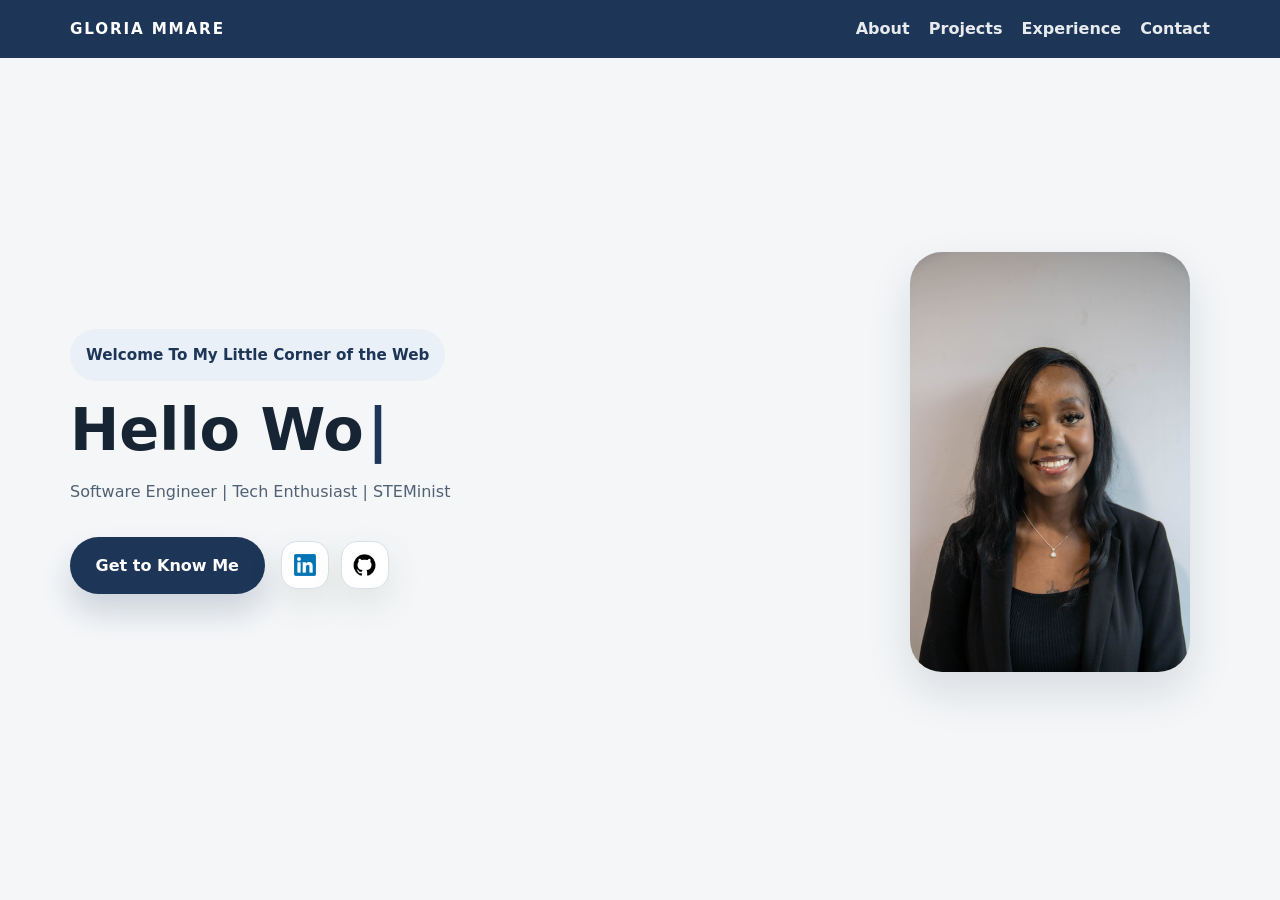
<file: index.html>
<!DOCTYPE html>
<html lang="en">
<head>
  <meta charset="UTF-8" />
  <meta name="viewport" content="width=device-width, initial-scale=1.0" />
  <title>Gloria Mmare | Software Engineer</title>
  <link rel="stylesheet" href="style.css" />
</head>
<body class="homepage">
  <header class="site-header">
    <div class="container header-inner">
      <a href="index.html" class="brand"> GLORIA MMARE
      </a>
      <button class="nav-toggle" aria-label="Toggle navigation menu" aria-expanded="false" aria-controls="main-navigation">
        <span></span>
        <span></span>
        <span></span>
      </button>
      <nav class="main-nav" id="main-navigation">
        <ul>
          <li><a href="about_me.html">About</a></li>
          <li><a href="projects.html">Projects</a></li>
          <li><a href="experience.html">Experience</a></li>
          <li><a href="contact.html">Contact</a></li>
        </ul>
      </nav>
    </div>
  </header>

  <main class="container">
    <section class="hero">
      <div>
        <span class="hero-badge"> Welcome To My Little Corner of the Web </span> 
        <h1 class="hero-title"><span id="typing-text"></span><span class="cursor" aria-hidden="true">|</span></h1>
        <p class="hero-description"> Software Engineer | Tech Enthusiast | STEMinist </p>
        <div class="hero-actions">
          <a href="about_me.html" class="button button-primary">Get to Know Me</a>
          <div class="icon-actions">
            <a href="https://www.linkedin.com/in/gloria-mmare-92b07a1b2/?skipRedirect=true" target="_blank" rel="noopener noreferrer" class="icon-button" aria-label="LinkedIn">
              <img src="images/linkedin2.png" alt="LinkedIn" />
            </a>
            <a href="https://github.com/mmareg001" target="_blank" rel="noopener noreferrer" class="icon-button" aria-label="GitHub">
              <img src="images/github.png" alt="GitHub" />
            </a>
          </div>
        </div>
      </div>

      <div class="hero-image">
        <img src="images/headshot.png" alt="Gloria Mmare headshot" />
      </div>
    </section>
  </main>
  <script src="script.js"></script>
</body>
</html>
</file>
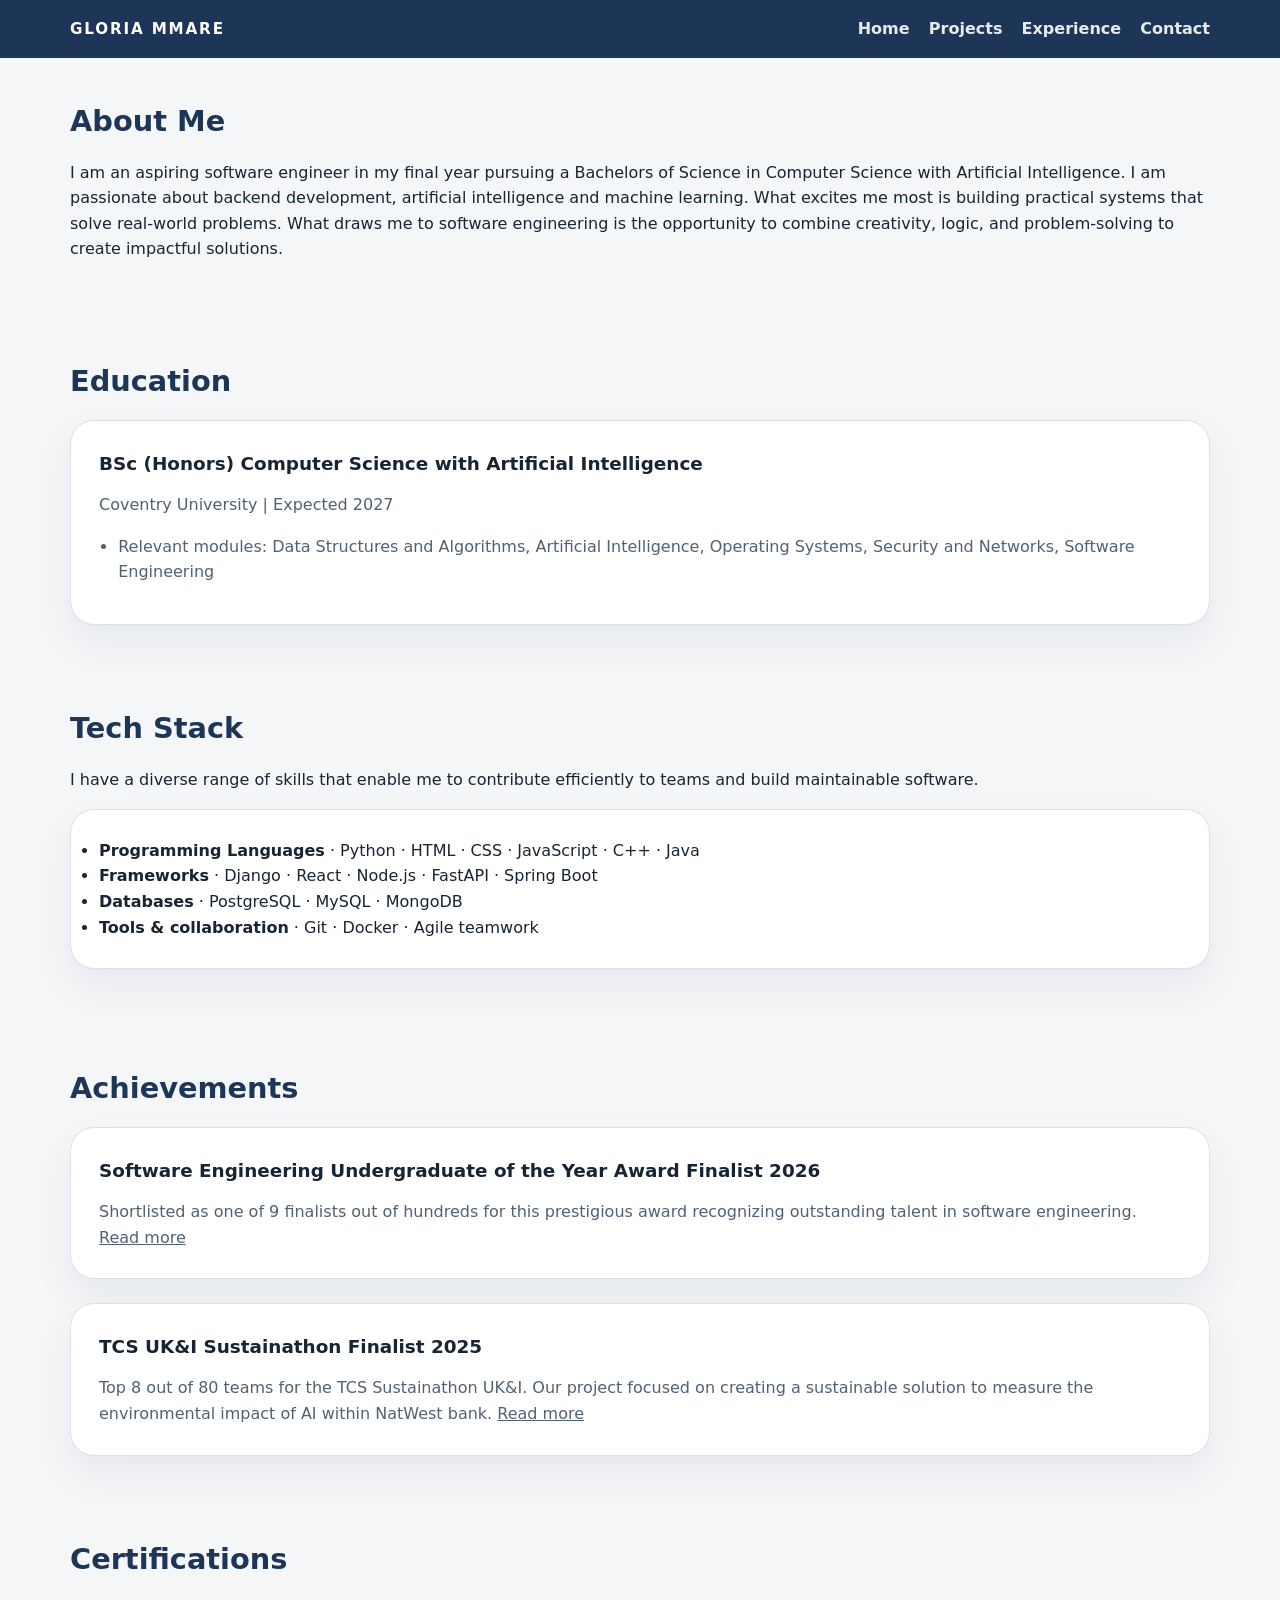
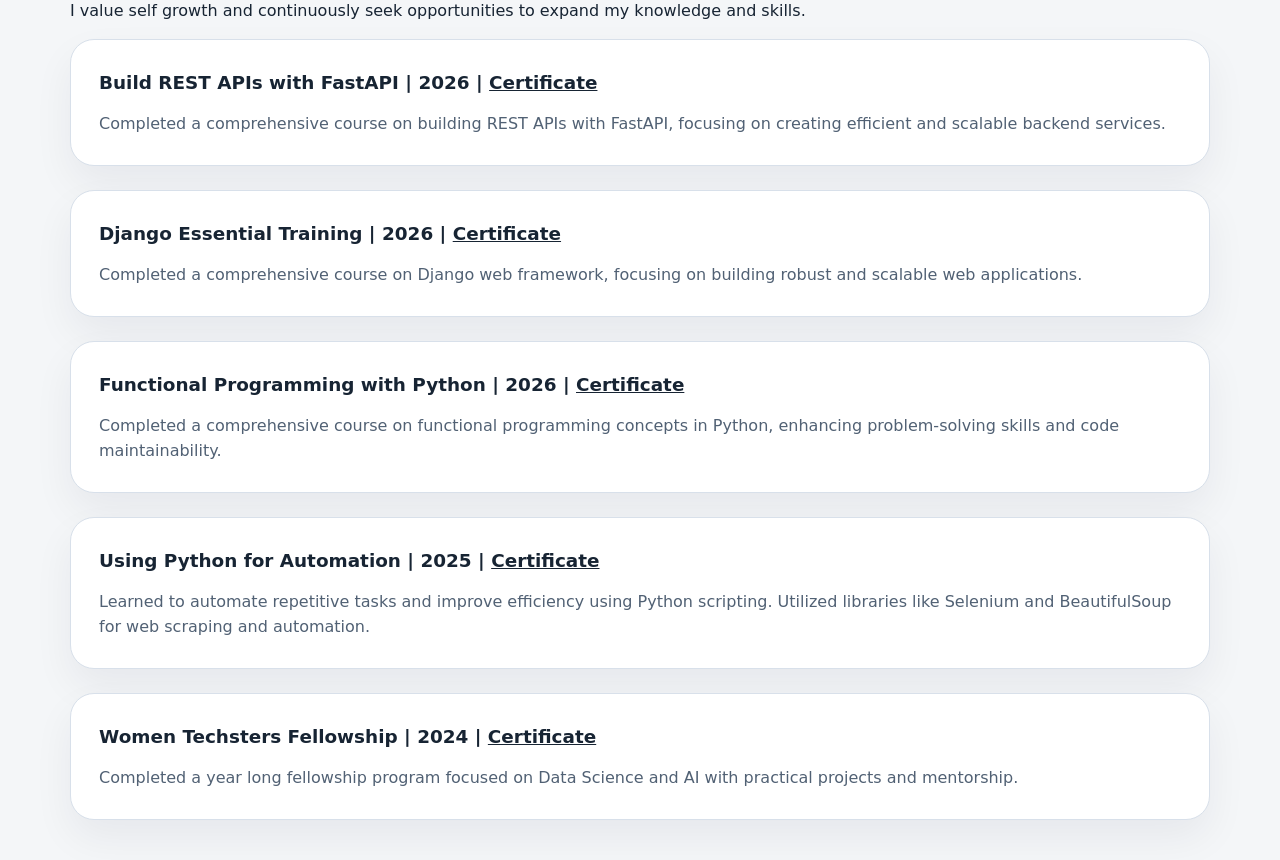
<file: about_me.html>
<!DOCTYPE html>
<html lang="en">
<head>
  <meta charset="UTF-8" />
  <meta name="viewport" content="width=device-width, initial-scale=1.0" />
  <title>About Gloria | Software Engineer Portfolio</title>
  <link rel="stylesheet" href="style.css" />
</head>
<body>
  <header class="site-header">
    <div class="container header-inner">
      <a href="index.html" class="brand">Gloria Mmare</a>
      <button class="nav-toggle" aria-label="Toggle navigation menu" aria-expanded="false" aria-controls="main-navigation">
        <span></span>
        <span></span>
        <span></span>
      </button>
      <nav class="main-nav" id="main-navigation">
        <ul>
          <li><a href="index.html">Home</a></li>
          <li><a href="projects.html">Projects</a></li>
          <li><a href="experience.html">Experience</a></li>
          <li><a href="contact.html">Contact</a></li>
        </ul>
      </nav>
    </div>
  </header>

  <main class="container">
    <section class="section">
      <div class="section-title">About Me</div>
      <p>
        I am an aspiring software engineer in my final year pursuing a Bachelors of Science in Computer Science with Artificial Intelligence. 
        I am passionate about backend development, artificial intelligence and machine learning. What excites me most is building practical systems that solve real-world problems. 
        What draws me to software engineering is the opportunity to combine creativity, logic, and problem-solving to create impactful solutions.
        </p>
    </section>
    <section class="section">
      <div class="section-title">Education</div>
      <div class="card">
        <h3>BSc (Honors) Computer Science with Artificial Intelligence</h3>
        <p class="meta"> Coventry University | Expected 2027</p>
        <ul class="card-list">
          <li>Relevant modules: Data Structures and Algorithms, Artificial Intelligence, Operating Systems, Security and Networks, Software Engineering</li>
        </ul>
      </div>
    </section>
   <section class="section">
      <div class="section-title">Tech Stack</div>
      <p>I have a diverse range of skills that enable me to contribute efficiently to teams and build maintainable software.</p>
      <ul class="card">
        <li><strong>Programming Languages</strong> · Python · HTML · CSS · JavaScript · C++ · Java</li>
        <li><strong>Frameworks</strong> · Django · React · Node.js · FastAPI · Spring Boot</li>
        <li><strong>Databases</strong> · PostgreSQL · MySQL · MongoDB </li>
        <li><strong>Tools & collaboration</strong> · Git · Docker · Agile teamwork</li>
      </ul>
    </section>
    <section class="section">
      <div class="section-title">Achievements</div>
      <div class="section-grid">
        <div class="card">
          <h3>Software Engineering Undergraduate of the Year Award Finalist 2026 </h3>
          <p>Shortlisted as one of 9 finalists out of hundreds for this prestigious award recognizing outstanding talent in software engineering. <a href="https://www.linkedin.com/feed/update/urn:li:activity:7454467681623252992/">Read more</a></p>
        </div>
           <div class="card">
          <h3>TCS UK&I Sustainathon Finalist 2025 </h3>
          <p>Top 8 out of 80 teams for the TCS Sustainathon UK&I. Our project focused on creating a sustainable solution to measure the
            environmental impact of AI within NatWest bank. <a href="https://www.linkedin.com/feed/update/urn:li:activity:7405759017454714880/">Read more</a></p>
          </p>
        </div>
      </div>
    </section>
    <section class="section">
      <div class="section-title">Certifications</div>
      <p>I value self growth and continuously seek opportunities to expand my knowledge and skills.</p>
      <div class="section-grid">
       <div class="card">
          <h3>Build REST APIs with FastAPI  | 2026 | <a href="https://www.linkedin.com/in/gloria-mmare/overlay/Certifications/48400960/treasury/?profileId=ACoAADF837MBE0H-TcU8k0bRnEruZkxKGxL8DLs">Certificate</a></h3>
          <p>Completed a comprehensive course on building REST APIs with FastAPI, focusing on creating efficient and scalable backend services.</p>
        </div>
        <div class="card">
          <h3> Django Essential Training | 2026 | <a href="https://www.linkedin.com/in/gloria-mmare/overlay/Certifications/882407068/treasury/?profileId=ACoAADF837MBE0H-TcU8k0bRnEruZkxKGxL8DLs">Certificate</a></h3>
          <p>Completed a comprehensive course on Django web framework, focusing on building robust and scalable web applications.</p>
        </div>
           <div class="card">
          <h3> Functional Programming with Python | 2026 | <a href="https://www.linkedin.com/in/gloria-mmare/overlay/Certifications/1448431184/treasury/?profileId=ACoAADF837MBE0H-TcU8k0bRnEruZkxKGxL8DLs">Certificate</a></h3>
          <p>Completed a comprehensive course on functional programming concepts in Python, enhancing problem-solving skills and code maintainability.</p>
        </div>
        <div class="card">
          <h3>Using Python for Automation | 2025 | <a href="https://www.linkedin.com/in/gloria-mmare/overlay/Certifications/1465521614/treasury/?profileId=ACoAADF837MBE0H-TcU8k0bRnEruZkxKGxL8DLs">Certificate</a></h3>
          <p>Learned to automate repetitive tasks and improve efficiency using Python scripting. Utilized libraries like Selenium and BeautifulSoup for web scraping and automation.</p>
        </div>
        <div class="card">
          <h3>Women Techsters Fellowship | 2024 | <a href="https://www.linkedin.com/in/gloria-mmare/overlay/Certifications/772560006/treasury/?profileId=ACoAADF837MBE0H-TcU8k0bRnEruZkxKGxL8DLs">Certificate</a></h3>
          <p>Completed a year long fellowship program focused on Data Science and AI with practical projects and mentorship.</p>
        </div>
      </div>
    </section>
  </main>
  <script src="script.js"></script>
</body>
</html>
</file>
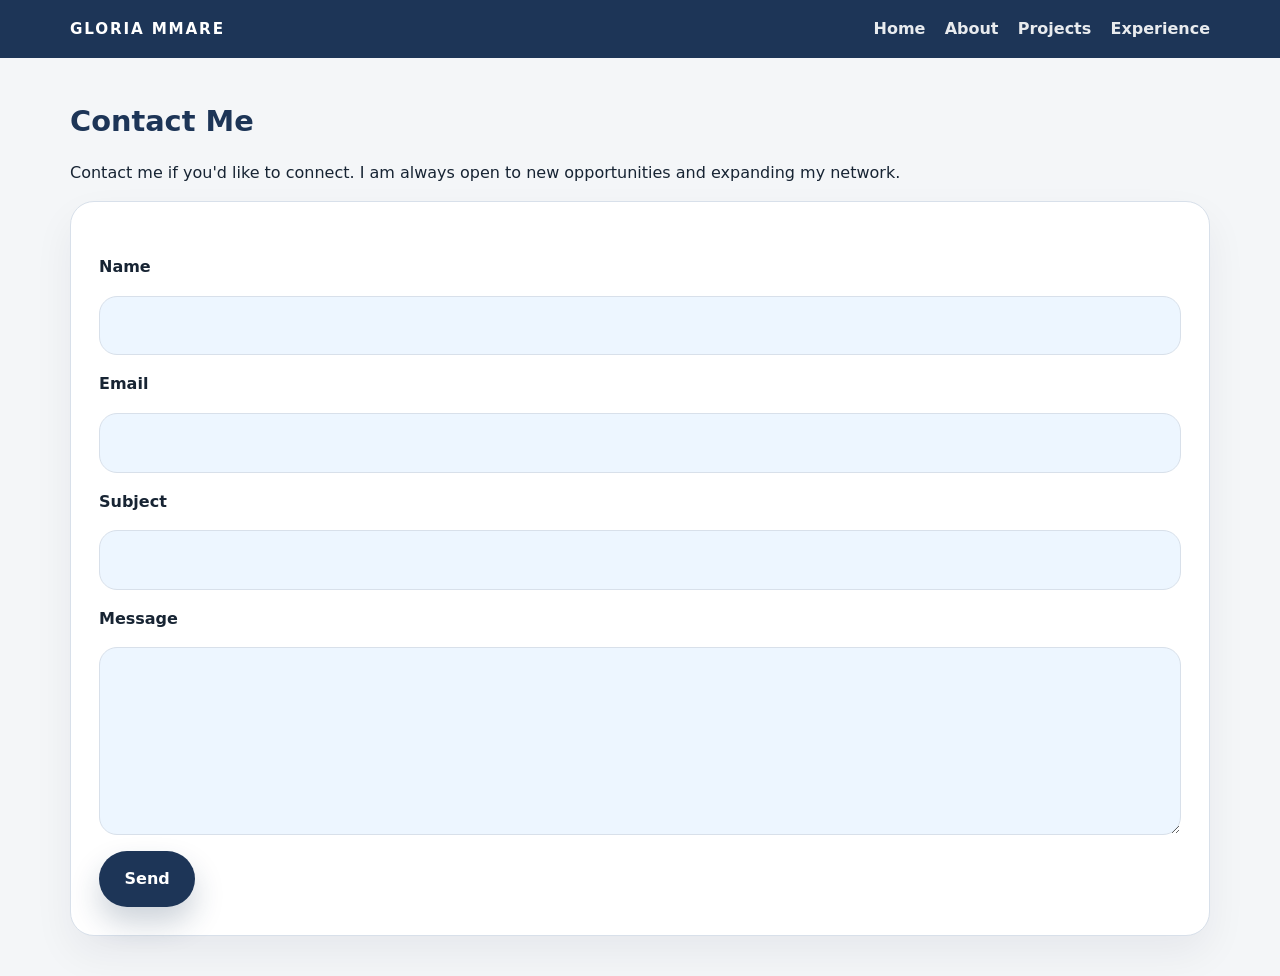
<file: contact.html>
<!DOCTYPE html>
<html lang="en">
<head>
  <meta charset="UTF-8" />
  <meta name="viewport" content="width=device-width, initial-scale=1.0" />
  <title>Contact | Gloria Mmare</title>
  <link rel="stylesheet" href="style.css" />
</head>
<body>
  <header class="site-header">
    <div class="container header-inner">
      <a href="index.html" class="brand">Gloria Mmare</a>
      <button class="nav-toggle" aria-label="Toggle navigation menu" aria-expanded="false" aria-controls="main-navigation">
        <span></span>
        <span></span>
        <span></span>
      </button>
      <nav class="main-nav" id="main-navigation">
        <ul>
          <li><a href="index.html">Home</a></li>
          <li><a href="about_me.html">About</a></li>
          <li><a href="projects.html">Projects</a></li>
          <li><a href="experience.html">Experience</a></li>
        </ul>
      </nav>
    </div>
  </header>

  <main class="container">
    <section class="section">
      <div class="section-title">Contact Me</div>
      <p>Contact me if you'd like to connect.  I am always open to new opportunities and expanding my network.</p>
      <div class="card">
        <form class="contact-form" action="https://formsubmit.co/ajax/gloria.mmare@gmail.com" method="post">
          <input type="hidden" name="_subject" value="Portfolio contact message" />
          <input type="hidden" name="_captcha" value="false" />

          <label for="name">Name</label>
          <input type="text" id="name" name="Name" required />

          <label for="email">Email</label>
          <input type="email" id="email" name="Email" required />

          <label for="subject">Subject</label>
          <input type="text" id="subject" name="Subject" required />

          <label for="message">Message</label>
          <textarea id="message" name="Message" rows="6" required></textarea>

          <button type="submit">Send</button>
        </form>
      </div>
    </section>
  </main>



  <script>
    const contactForm = document.querySelector('.contact-form');
    if (contactForm) {
      contactForm.addEventListener('submit', async (event) => {
        event.preventDefault();

        const formData = new FormData(contactForm);
        const response = await fetch(contactForm.action, {
          method: 'POST',
          headers: {
            Accept: 'application/json',
          },
          body: formData,
        });

        if (response.ok) {
          contactForm.reset();
          const successMessage = document.createElement('div');
          successMessage.className = 'form-success';
          successMessage.textContent = 'Message sent successfully';
          contactForm.parentElement.insertBefore(successMessage, contactForm);

          setTimeout(() => {
            successMessage.remove();
          }, 5000);
        } else {
          alert('Sorry, something went wrong. Please try again.');
        }
      });
    }
  </script>
  <script src="script.js"></script>
</body>
</html>
</file>
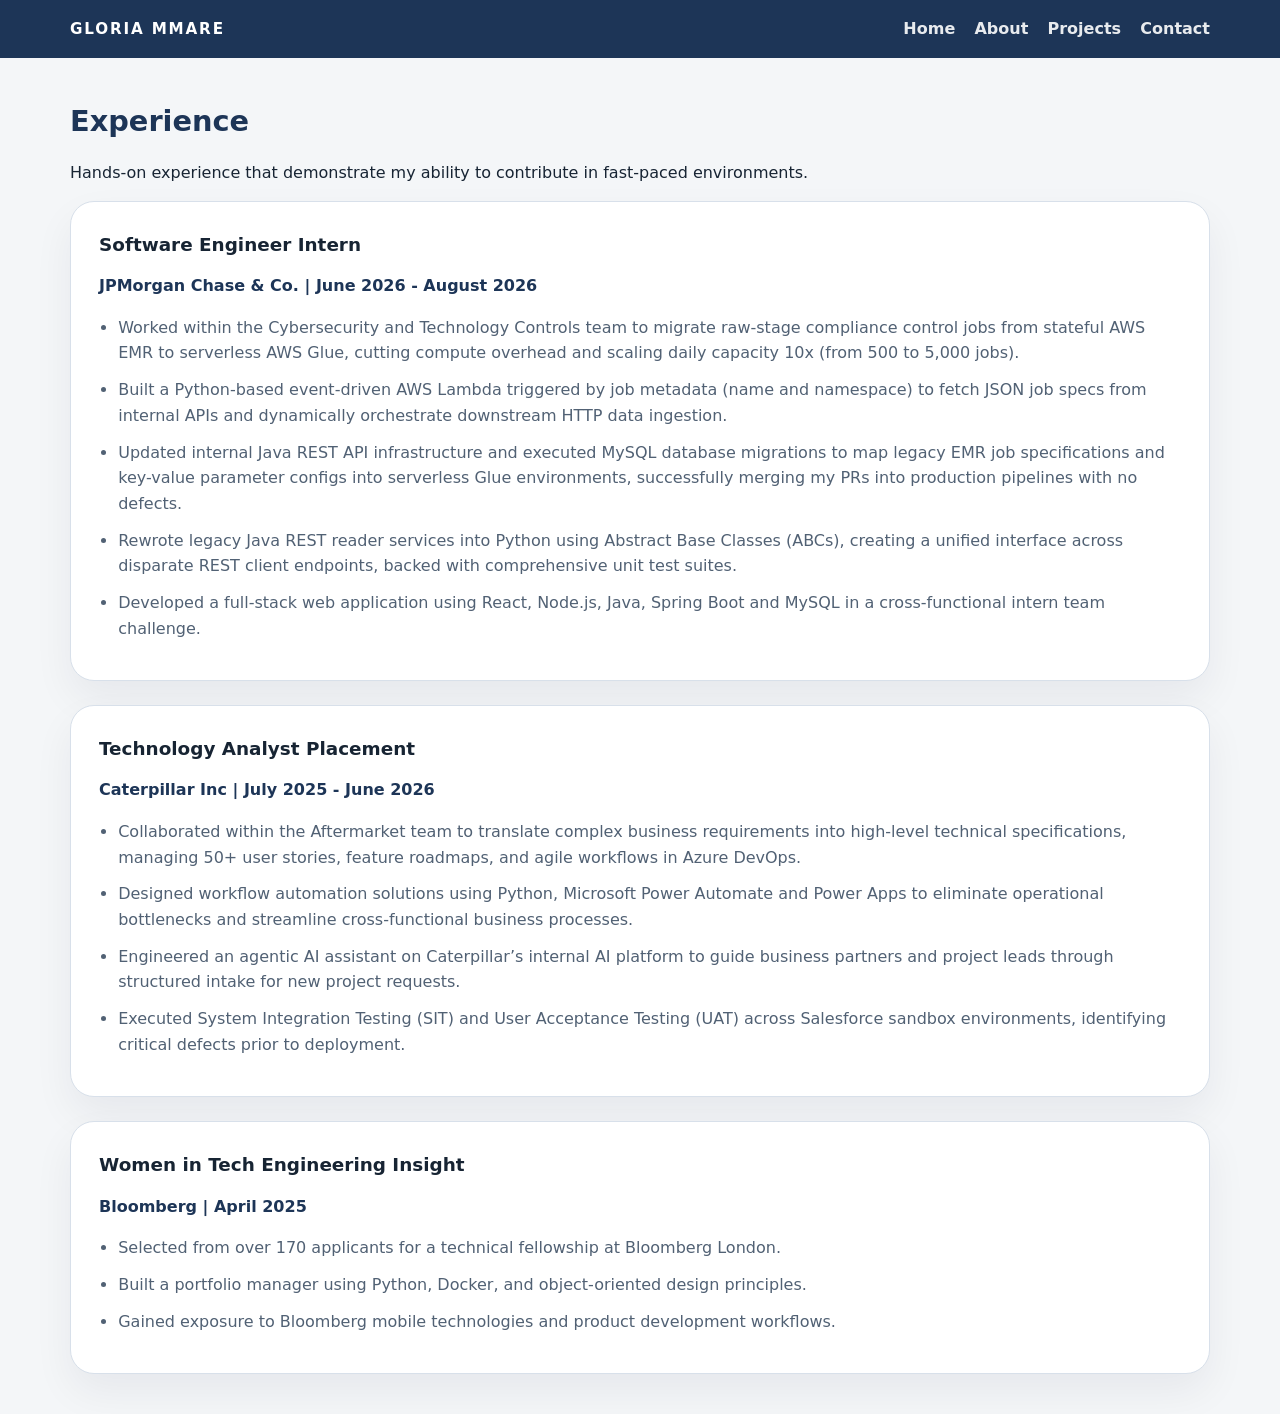
<file: experience.html>
<!DOCTYPE html>
<html lang="en">
<head>
  <meta charset="UTF-8" />
  <meta name="viewport" content="width=device-width, initial-scale=1.0" />
  <title>Experience | Gloria Mmare</title>
  <link rel="stylesheet" href="style.css" />
</head>
<body>
  <header class="site-header">
    <div class="container header-inner">
      <a href="index.html" class="brand">Gloria Mmare</a>
      <button class="nav-toggle" aria-label="Toggle navigation menu" aria-expanded="false" aria-controls="main-navigation">
        <span></span>
        <span></span>
        <span></span>
      </button>
      <nav class="main-nav" id="main-navigation">
        <ul>
          <li><a href="index.html">Home</a></li>
          <li><a href="about_me.html">About</a></li>
          <li><a href="projects.html">Projects</a></li>
          <li><a href="contact.html">Contact</a></li>
        </ul>
      </nav>
    </div>
  </header>

  <main class="container">
    <section class="section">
      <div class="section-title">Experience</div>
      <p>Hands-on experience that demonstrate my ability to contribute in fast-paced environments.</p>
  
    <section class="experience-grid">
    <article class="experience-card">
        <h3>Software Engineer Intern</h3>
        <p class="meta"> JPMorgan Chase & Co. | June 2026 - August 2026 </p>
        <ul>
          <li> Worked within the Cybersecurity and Technology Controls team to migrate raw-stage compliance control jobs from stateful AWS EMR to 
serverless AWS Glue, cutting compute overhead and scaling daily capacity 10x (from 500 to 5,000 jobs).</li>
          <li> Built a Python-based event-driven AWS Lambda triggered by job metadata (name and namespace) to fetch JSON job specs from internal APIs and dynamically orchestrate downstream HTTP data ingestion. </li>
          <li> Updated internal Java REST API infrastructure and executed MySQL database migrations to map legacy EMR job specifications and key-value 
parameter configs into serverless Glue environments, successfully merging my PRs into production pipelines with no defects.</li>
          <li> Rewrote legacy Java REST reader services into Python using Abstract Base Classes (ABCs), creating a unified interface across disparate REST client endpoints, backed with comprehensive unit test suites. </li>
          <li> Developed a full-stack web application using React, Node.js, Java, Spring Boot and MySQL in a cross-functional intern team challenge.  </li>
        </ul>
      </article>

      <article class="experience-card">
        <h3>Technology Analyst Placement</h3>
        <p class="meta">Caterpillar Inc | July 2025 - June 2026</p>
        <ul>
          <li> Collaborated within the Aftermarket team to translate complex business requirements into high-level technical specifications, managing 50+ user stories, feature roadmaps, and agile workflows in Azure DevOps.</li>
          <li> Designed workflow automation solutions using Python, Microsoft Power Automate and Power Apps to eliminate operational bottlenecks and streamline cross-functional business processes. </li>
          <li> Engineered an agentic AI assistant on Caterpillar’s internal AI platform to guide business partners and project leads through structured intake for new project requests. </li>
          <li> Executed System Integration Testing (SIT) and User Acceptance Testing (UAT) across Salesforce sandbox environments, identifying critical defects prior to deployment. </li>
        </ul>
      </article>

      <article class="experience-card">
        <h3>Women in Tech Engineering Insight </h3>
        <p class="meta">Bloomberg | April 2025 </p>
        <ul>
          <li>Selected from over 170 applicants for a technical fellowship at Bloomberg London.</li>
          <li>Built a portfolio manager using Python, Docker, and object-oriented design principles.</li>
          <li>Gained exposure to Bloomberg mobile technologies and product development workflows.</li>
        </ul>
      </article>
    </section>
      </section>
  </main>
  <script src="script.js"></script>
</body>
</html>
</file>
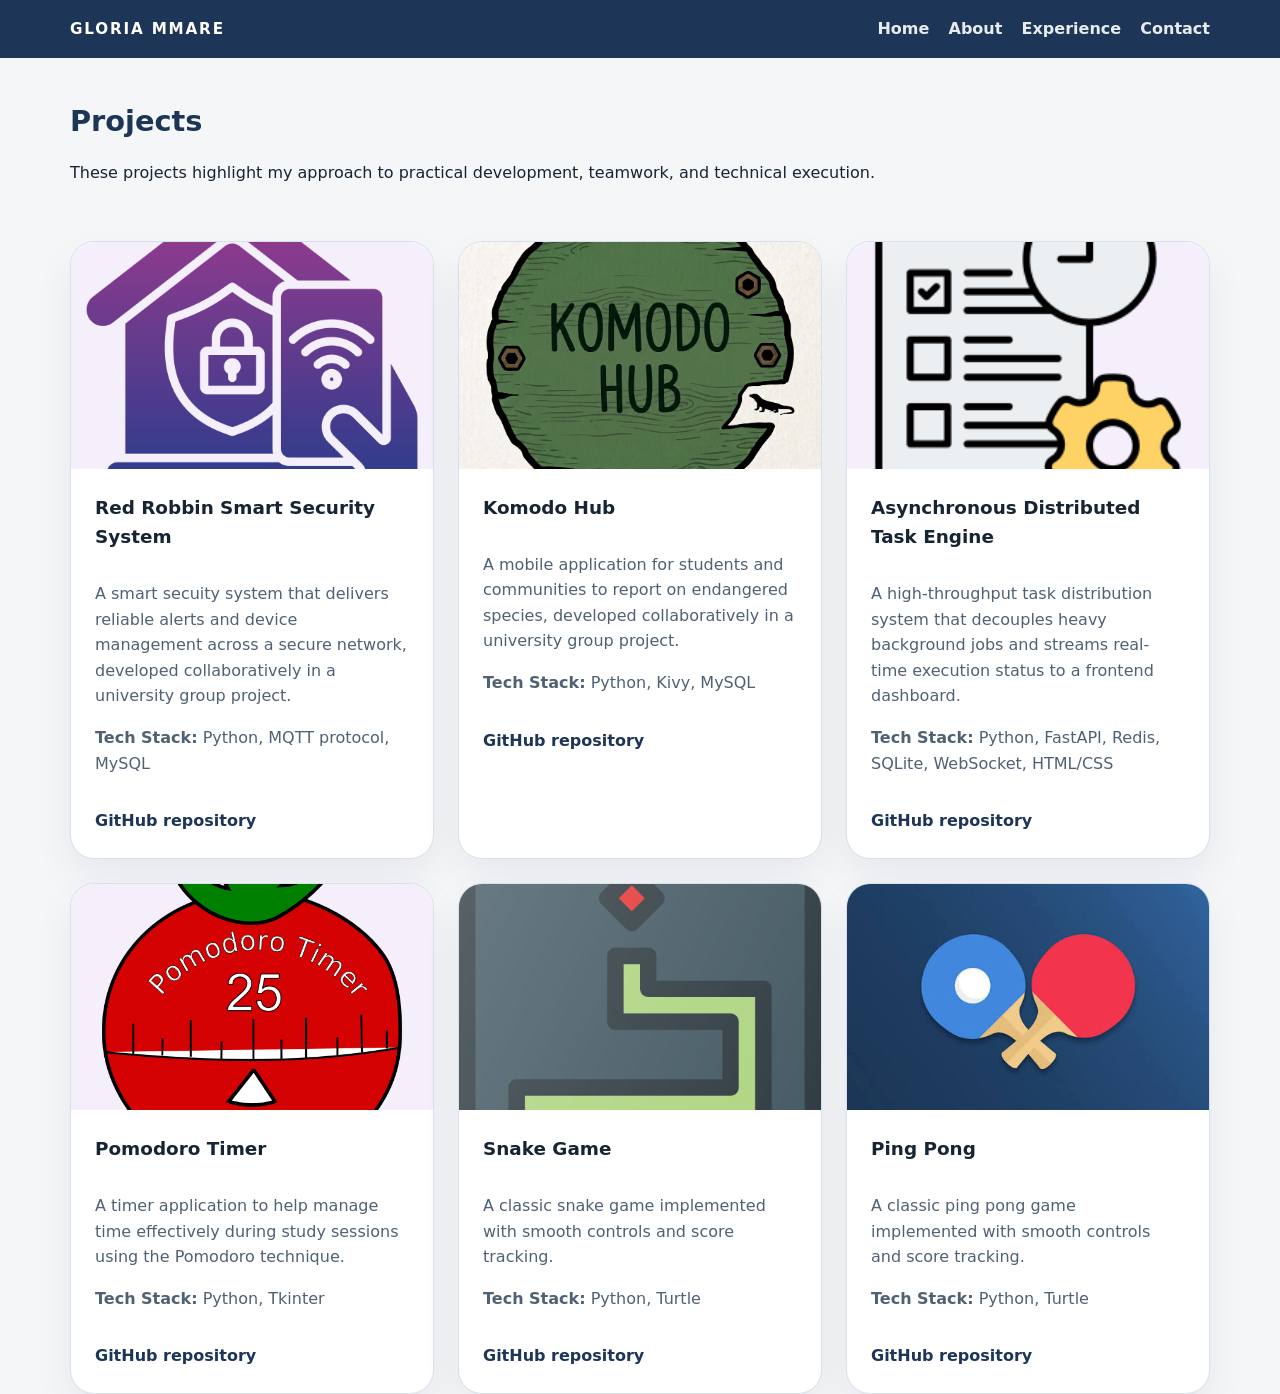
<file: projects.html>
<!DOCTYPE html>
<html lang="en">
<head>
  <meta charset="UTF-8" />
  <meta name="viewport" content="width=device-width, initial-scale=1.0" />
  <title>Projects | Gloria Mmare</title>
  <link rel="stylesheet" href="style.css" />
</head>
<body>
  <header class="site-header">
    <div class="container header-inner">
      <a href="index.html" class="brand">Gloria Mmare</a>
      <button class="nav-toggle" aria-label="Toggle navigation menu" aria-expanded="false" aria-controls="main-navigation">
        <span></span>
        <span></span>
        <span></span>
      </button>
      <nav class="main-nav" id="main-navigation">
        <ul>
          <li><a href="index.html">Home</a></li>
          <li><a href="about_me.html">About</a></li>
          <li><a href="experience.html">Experience</a></li>
          <li><a href="contact.html">Contact</a></li>
        </ul>
      </nav>
    </div>
  </header>

  <main class="container">
    <section class="section">
      <div class="section-title">Projects</div>
      <p class=>These projects highlight my approach to practical development, teamwork, and technical execution.</p>
    </section>

    <section class="project-grid">
      <article class="project-card">
        <div class="image-fallback"><img src="images/smart-security.png" alt="Project screenshot"></div>
        <div class="project-card-content">
          <h3>Red Robbin Smart Security System</h3>
          <p> A smart secuity system that delivers reliable alerts and device management across a secure network, developed collaboratively in a university group project.</p>
          <p> <strong>Tech Stack:</strong> Python, MQTT protocol, MySQL </p>
          <a href="https://github.com/mmareg001/GMMCO-Project-Red-Robbin-Security" class="card-link">GitHub repository</a>
        </div>
      </article>

      <article class="project-card">
        <div class="image-fallback"><img src="images/komodo-hub-1.jpg" alt="Project screenshot"></div>
        <div class="project-card-content">
          <h3>Komodo Hub</h3>
          <p>A mobile application for students and communities to report on endangered species, developed collaboratively in a university group project.</p>
          <p> <strong>Tech Stack:</strong> Python, Kivy, MySQL </p>
          <a href="https://github.com/mmareg001/SE-Group-Project" class="card-link">GitHub repository</a>
        </div>
      </article>

          <article class="project-card">
        <div class="image-fallback"><img src="images/task-engine.png" alt="Project screenshot"></div>
        <div class="project-card-content">
          <h3>Asynchronous Distributed Task Engine </h3>
          <p>A high-throughput task distribution system that decouples heavy background jobs and streams real-time execution status to 
            a frontend dashboard.</p>
          <p> <strong>Tech Stack:</strong> Python, FastAPI, Redis, SQLite, WebSocket, HTML/CSS </p>
          <a href="https://github.com/mmareg001/asynchronous-distributed-task-engine" class="card-link">GitHub repository</a>
        </div>
      </article>

         <article class="project-card">
        <div class="image-fallback"><img src="images/pomodoro.png" alt="Project screenshot"></div>
        <div class="project-card-content">
          <h3>Pomodoro Timer</h3>
          <p> A timer application to help manage time effectively during study sessions using the Pomodoro technique.</p>
          <p> <strong>Tech Stack:</strong> Python, Tkinter </p>
          <a href="https://github.com/mmareg001/pomodoro-timer" class="card-link">GitHub repository</a>
        </div>
      </article>

         <article class="project-card">
        <div class="image-fallback"><img src="images/snake-game-1.png" alt="Project screenshot"></div>
        <div class="project-card-content">
          <h3>Snake Game</h3>
          <p> A classic snake game implemented with smooth controls and score tracking.</p>
          <p> <strong>Tech Stack:</strong> Python, Turtle</p>
          <a href="https://github.com/mmareg001/snake-game" class="card-link">GitHub repository</a>
        </div>
      </article>

         <article class="project-card">
        <div class="image-fallback"><img src="images/ping-pong.jpg" alt="Project screenshot"></div>
        <div class="project-card-content">
          <h3>Ping Pong </h3>
          <p>A classic ping pong game implemented with smooth controls and score tracking.</p>
          <p> <strong>Tech Stack:</strong> Python, Turtle</p>
          <a href="https://github.com/mmareg001/pong-game" class="card-link">GitHub repository</a>
        </div>
      </article>


    </section>
  </main>
  <script src="script.js"></script>
</body>
</html>
</file>
<file: style.css>
:root {
  color-scheme: light;
  --bg: #f4f6f8;
  --surface: #ffffff;
  --surface-strong: #edf2f7;
  --text: #172433;
  --muted: #516174;
  --accent: #1d3557;
  --accent-soft: #eaf0f8;
  --border: #d8e0ea;
  --shadow: 0 20px 45px rgba(18, 38, 58, 0.12);
}

* {
  box-sizing: border-box;
}

html {
  scroll-behavior: smooth;
}

html,
body {
  min-height: 100%;
}

body {
  margin: 0;
  font-family: Inter, system-ui, -apple-system, BlinkMacSystemFont, "Segoe UI", sans-serif;
  background: var(--bg);
  color: var(--text);
  line-height: 1.6;
  overflow: auto;
}

body.homepage {
  overflow: hidden;
}

body.homepage main {
  height: calc(100vh - 92px);
}

img {
  max-width: 100%;
  
}

a {
  color: inherit;
}

button,
input,
textarea,
a {
  font: inherit;
}

.container {
  width: min(1140px, calc(100% - 2rem));
  margin: 0 auto;
}

.site-header {
  position: sticky;
  top: 0;
  z-index: 100;
  background: var(--accent);
  border-bottom: none;
  box-shadow: none;
}

.header-inner {
  display: flex;
  align-items: center;
  justify-content: space-between;
  gap: 1rem;
  padding: 1rem 0;
}

.brand {
  font-weight: 700;
  letter-spacing: 0.12em;
  text-transform: uppercase;
  font-size: 0.95rem;
  text-decoration: none;
  color: white;
}

.main-nav ul {
  display: flex;
  flex-wrap: wrap;
  gap: 1.2rem;
  margin: 0;
  padding: 0;
  list-style: none;
}

.main-nav a {
  color: rgba(255, 255, 255, 0.9);
  text-decoration: none;
  font-weight: 600;
  transition: color 0.2s ease, opacity 0.2s ease;
}

.main-nav a:hover,
.main-nav a:focus-visible {
  color: white;
  opacity: 1;
}

.nav-toggle {
  display: none;
  border: 0;
  background: transparent;
  color: white;
  cursor: pointer;
  width: 2.4rem;
  height: 2.4rem;
  position: relative;
}

.nav-toggle span {
  position: absolute;
  left: 0;
  right: 0;
  height: 3px;
  background: white;
  border-radius: 999px;
  transition: transform 0.3s ease, opacity 0.3s ease;
}

.nav-toggle span:nth-child(1) {
  top: 0.55rem;
}

.nav-toggle span:nth-child(2) {
  top: 1.05rem;
}

.nav-toggle span:nth-child(3) {
  top: 1.55rem;
}

.nav-toggle.open span:nth-child(1) {
  transform: translateY(0.5rem) rotate(45deg);
}

.nav-toggle.open span:nth-child(2) {
  opacity: 0;
}

.nav-toggle.open span:nth-child(3) {
  transform: translateY(-0.5rem) rotate(-45deg);
}

.hero {
 display: grid;
  grid-template-columns: minmax(0, 1fr) minmax(220px, 320px);
  align-items: center;
  gap: 0;
  min-height: 100%;
  padding: 0.5rem 0;
}

.hero-badge {
  display: inline-flex;
  align-items: center;
  gap: 0.65rem;
  padding: 0.85rem 1rem;
  border-radius: 999px;
  background: var(--accent-soft);
  color: var(--accent);
  font-size: 0.95rem;
  font-weight: 700;
}

.hero-title {
  margin: 1.25rem 0 1.3rem;
  font-size: clamp(2.6rem, 4.6vw, 4.4rem);
  line-height: 0.98;
}

.hero-title .cursor {
  display: inline-block;
  margin-left: 0.22rem;
  color: var(--accent);
  animation: blink 1s steps(2, start) infinite;
}

@keyframes blink {
  to { visibility: hidden; }
}

.hero-description {
  max-width: 58ch;
  margin: 0;
  color: var(--muted);
}

.hero-actions {
  display: flex;
  flex-wrap: wrap;
  gap: 1rem;
  margin: 2rem 0 0;
}

.button {
  display: inline-flex;
  align-items: center;
  justify-content: center;
  padding: 1rem 1.6rem;
  border-radius: 999px;
  text-decoration: none;
  font-weight: 700;
  transition: transform 0.2s ease, background 0.2s ease, color 0.2s ease;
}

.button-primary {
  background: var(--accent);
  color: white;
  box-shadow: 0 18px 30px rgba(29, 53, 87, 0.18);
}

.button-primary:hover {
  transform: translateY(-1px);
  background: #122742;
}

.button-secondary {
  background: white;
  color: var(--text);
  border: 1px solid var(--border);
}

.button-secondary:hover {
  background: #f3f7fb;
}

.hero-image {
  display: grid;
  place-items: center;
}

.hero-image img {
  width: 280px;
  max-width: 100%;
  border-radius: 2rem;
  box-shadow: var(--shadow);
}

.hero-actions {
  display: flex;
  flex-wrap: wrap;
  gap: 1rem;
  margin: 2rem 0 0;
  align-items: center;
}

.icon-actions {
  display: flex;
  gap: 0.75rem;
}

.icon-button {
  display: inline-flex;
  width: 48px;
  height: 48px;
  border-radius: 16px;
  background: white;
  align-items: center;
  justify-content: center;
  box-shadow: 0 14px 35px rgba(79, 95, 57, 0.12);
  border: 1px solid var(--border);
  transition: transform 0.2s ease;
}

.icon-button img {
  width: auto;
  height: 22px;
  max-width: 100%;
  max-height: 100%;
  object-fit: contain;
}

.icon-button:hover {
  transform: translateY(-2px);
}

.socials {
  display: flex;
  flex-wrap: wrap;
  gap: 0.75rem;
  margin-top: 2rem;
}

.socials a {
  display: inline-flex;
  width: 48px;
  height: 48px;
  border-radius: 16px;
  background: white;
  align-items: center;
  justify-content: center;
  box-shadow: 0 14px 35px rgba(79, 95, 57, 0.12);
  transition: transform 0.2s ease;
}

.socials a:hover {
  transform: translateY(-2px);
}

.socials img {
  width: 24px;
  height: 24px;
}

.section {
  padding: 2.5rem 0;
}

.section-title {
  font-size: clamp(1.8rem, 2vw, 2.4rem);
  margin: 0 0 1rem;
  color: var(--accent);
  font-weight: 700;
}

.section-copy {
  max-width: 68ch;
  margin: 0;
  color: var(--muted);
  line-height: 1.8;
}

.section-grid {
  display: grid;
  gap: 1.5rem;
}

.overview-grid,
.project-grid,
.experience-grid,
.section-highlight {
  display: grid;
  gap: 1.5rem;
}

.overview-grid {
  grid-template-columns: repeat(3, minmax(220px, 1fr));
}

.card,
.highlight-card,
.project-card,
.experience-card {
  background: white;
  border: 1px solid var(--border);
  border-radius: 24px;
  box-shadow: 0 18px 40px rgba(20, 18, 48, 0.06);
}

.card {
  padding: 1.75rem;
}

.card h3,
.highlight-card h3,
.project-card h3,
.experience-card h3 {
  margin: 0 0 0.85rem;
  font-size: 1.15rem;
}

.card p,
.highlight-card p,
.project-card p,
.experience-card p {
  margin: 0;
  color: var(--muted);
}

.contact-form {
  display: grid;
  gap: 1rem;
  margin-top: 1.5rem;
}

.contact-form label {
  display: block;
  font-weight: 700;
  color: var(--text);
}

.contact-form input,
.contact-form textarea {
  width: 100%;
  padding: 1rem 1rem;
  border: 1px solid var(--border);
  border-radius: 18px;
  background: #edf6ff;
  color: var(--text);
  transition: border-color 0.2s ease, box-shadow 0.2s ease;
}

.contact-form input:focus,
.contact-form textarea:focus {
  outline: none;
  border-color: rgba(29, 53, 87, 0.45);
  box-shadow: 0 0 0 4px rgba(29, 53, 87, 0.08);
}

.contact-form button {
  width: fit-content;
  padding: 0.95rem 1.6rem;
  border: none;
  border-radius: 999px;
  background: var(--accent);
  color: white;
  font-weight: 700;
  cursor: pointer;
  box-shadow: 0 16px 30px rgba(29, 53, 87, 0.22);
  transition: transform 0.2s ease, background 0.2s ease;
}

.contact-form button:hover {
  transform: translateY(-1px);
  background: #122742;
}

.form-success {
  margin-bottom: 1.25rem;
  padding: 1rem 1.2rem;
  border-radius: 20px;
  background: rgba(29, 53, 87, 0.08);
  color: var(--accent);
  font-weight: 700;
}

.card-list,
.feature-list,
.experience-card ul,
.read-list {
  margin: 1rem 0 0;
  padding-left: 1.2rem;
  color: var(--muted);
}

.card-list li,
.feature-list li,
.experience-card li,
.read-list li {
  margin-bottom: 0.7rem;
}

.card-link,
.project-card a,
.highlight-card a {
  margin-top: 1rem;
  display: inline-flex;
  color: var(--accent);
  font-weight: 700;
  text-decoration: none;
}

.card-link:hover,
.project-card a:hover,
.highlight-card a:hover {
  text-decoration: underline;
}

.tech-stack {
  background: white;
  border: 1px solid var(--border);
  border-radius: 28px;
  padding: 2rem;
}

.tech-stack ul {
  display: grid;
  grid-template-columns: repeat(3, minmax(160px, 1fr));
  gap: 1rem;
  list-style: none;
  margin: 1.25rem 0 0;
  padding: 0;
}

.tech-stack li {
  padding: 1rem 1.1rem;
  border-radius: 18px;
  background: #f7f9fb;
  border: 1px solid #dfe6f1;
  color: var(--text);
}

.tech-stack li strong {
  display: block;
  margin-bottom: 0.55rem;
}

.project-grid {
  grid-template-columns: repeat(3, minmax(240px, 1fr));
}

.project-card {
  overflow: hidden;
  display: flex;
  flex-direction: column;
  transition: transform 0.25s ease, box-shadow 0.25s ease;
}

.project-card:hover {
  transform: translateY(-6px);
  box-shadow: 0 24px 60px rgba(29, 53, 87, 0.18);
}

.project-card img,
.project-card .image-fallback {
  width: 100%;
  aspect-ratio: 16 / 10;
  object-fit: cover;
}

.project-card .image-fallback {
  display: grid;
  place-items: center;
  background: #f5effc;
  color: var(--muted);
  font-size: 0.95rem;
}

.project-card .project-card-content {
  padding: 1.5rem;
  display: flex;
  flex-direction: column;
  gap: 1rem;
  flex: 1;
}

.project-card .project-card-content p {
  margin: 0;
}

.experience-grid {
  grid-template-columns: 1fr;
}

.experience-card {
  padding: 1.75rem;
}

.experience-card .meta {
  color: var(--accent);
  margin-top: 0.2rem;
  font-weight: 700;
}

.experience-card ul {
  margin: 1rem 0 0;
  padding-left: 1.2rem;
}

.cta-banner {
  background: linear-gradient(135deg, rgba(29, 53, 87, 0.08), rgba(244, 246, 248, 1));
  border: 1px solid rgba(29, 53, 87, 0.14);
  border-radius: 28px;
  padding: 2rem;
  display: grid;
  grid-template-columns: 1fr auto;
  gap: 1.5rem;
  align-items: center;
}

.footer {
  padding: 2rem 0 3rem;
  color: var(--muted);
  text-align: center;
  font-size: 0.95rem;
}

@media (max-width: 960px) {
  .hero {
    grid-template-columns: 1fr;
    align-items: start;
    gap: 0;
    padding: 0.5rem 0;
    text-align: center;
  }

  .overview-grid,
  .project-grid,
  .section-highlight {
    grid-template-columns: 1fr;
  }

  .tech-stack ul {
    grid-template-columns: repeat(2, minmax(160px, 1fr));
  }

  .cta-banner {
    grid-template-columns: 1fr;
    gap: 1rem;
  }
}

@media (max-width: 768px) {
  .site-header .header-inner {
    position: relative;
  }

  .nav-toggle {
    display: inline-flex;
    align-items: center;
    justify-content: center;
    z-index: 150;
    touch-action: manipulation;
    padding: 0.6rem;
    position: relative;
  }

  .main-nav {
    display: none;
    position: absolute;
    left: 0;
    right: 0;
    top: 100%;
    background: var(--accent);
    padding: 1rem 1.5rem 1.5rem;
    border-radius: 0 0 1.5rem 1.5rem;
    border-top: 1px solid rgba(255, 255, 255, 0.18);
    z-index: 140;
  }

  .main-nav.open {
    display: block;
  }

  .main-nav ul {
    display: flex;
    flex-direction: column;
    gap: 0.9rem;
    margin: 0;
    padding: 0;
    list-style: none;
  }

  .main-nav a {
    display: block;
    width: 100%;
    padding: 0.75rem 0;
  }

  .hero {
    grid-template-columns: 1fr;
    align-items: start;
    gap: 0rem;
    padding: 0.5rem 0;
    text-align: center;
  }

  .hero-image {
    order: -1;
    display: inline-grid;
    place-items: center;
    overflow: hidden;
  }

  .hero-image img {
    width: min(160px, 42vw);
    height: min(160px, 42vw);
    max-width: 100%;
    object-fit: cover;
    border-radius: 50%;
    box-shadow: none;
   
  }

  .hero-badge,
  .hero-description,
  .hero-title {
    margin-top: 0;
    margin-left: auto;
    margin-right: auto;
  }


  .hero-actions {
    justify-content: center;
    gap: 0.25rem;
    margin-top: 0.75rem;
  }

  .hero-actions .button,
  .hero-actions .icon-actions {
    flex-shrink: 0;
  }

  .button {
    padding: 0.75rem 1rem;
    min-width: 0;
  }

  .icon-actions {
    gap: 0.65rem;
  }

  .section {
    padding: 2.5rem 0;
  }

  .cta-banner {
    text-align: center;
  }
}
</file>
